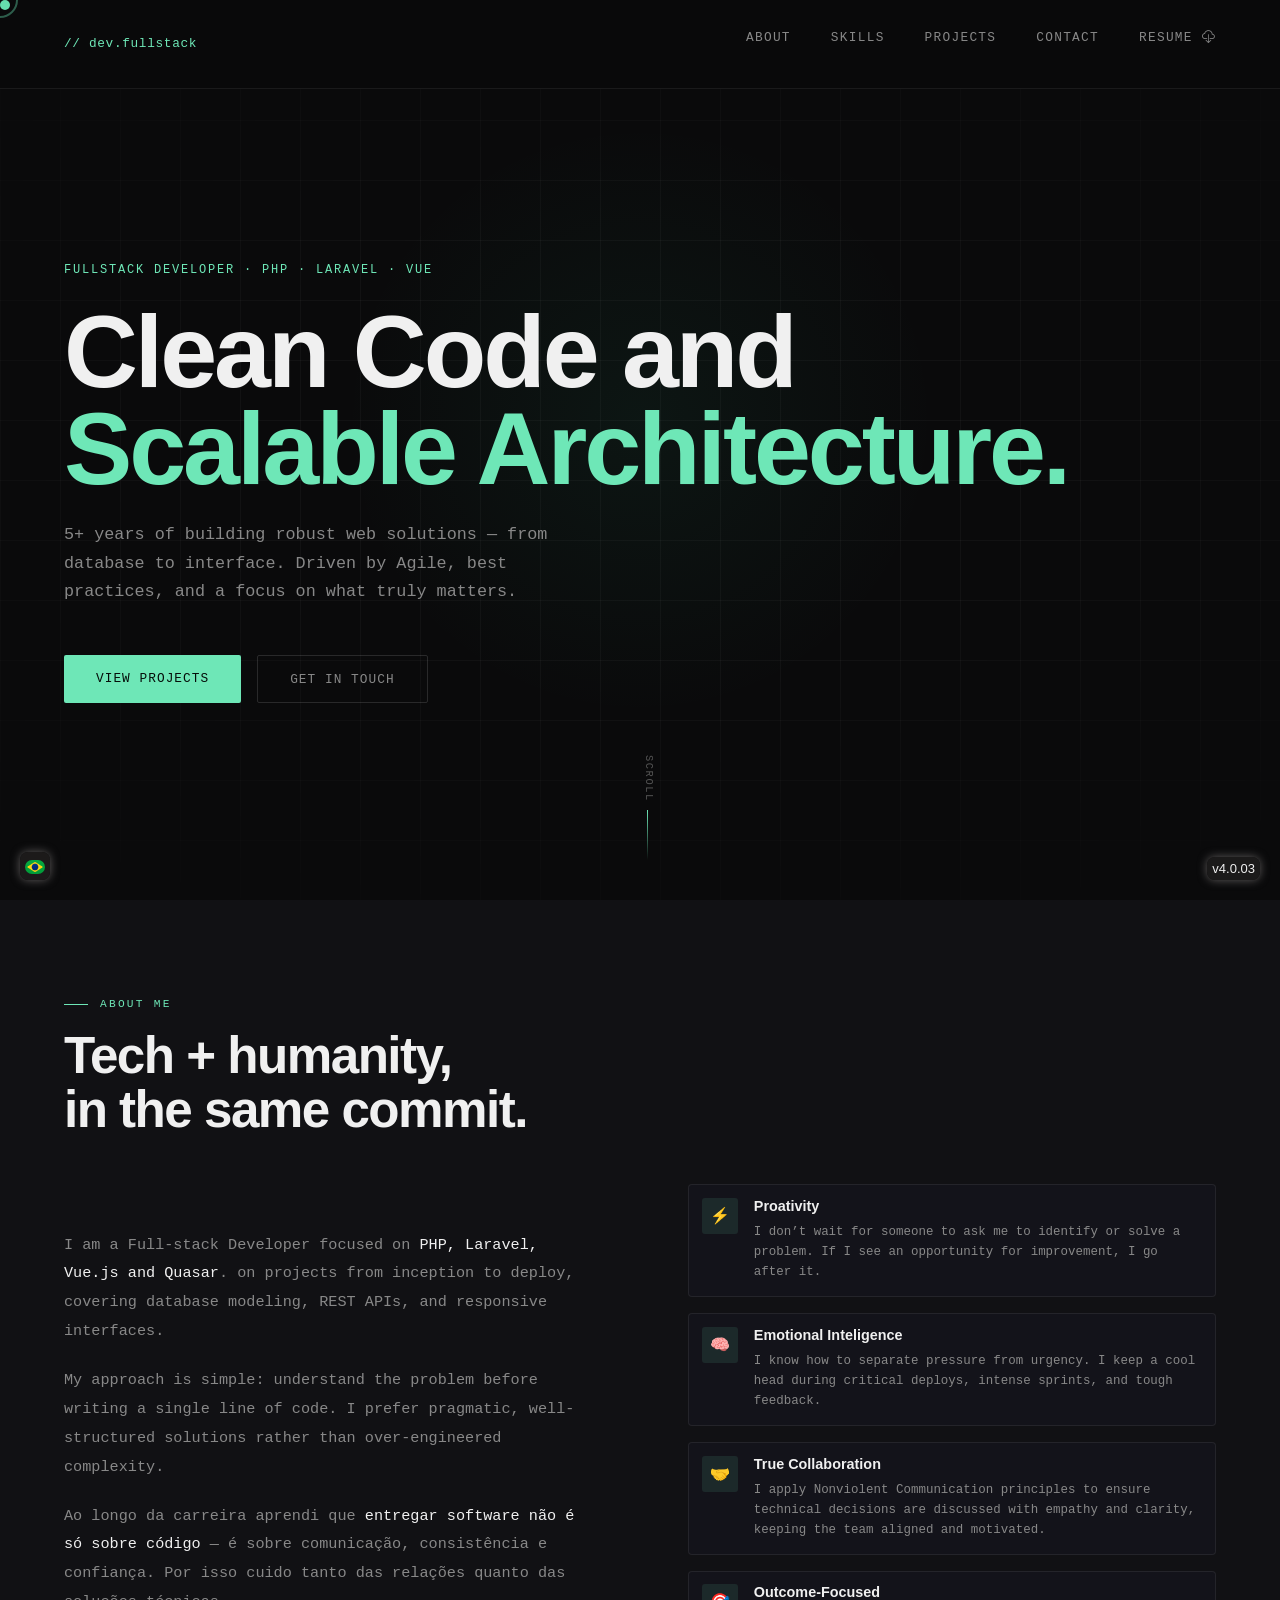
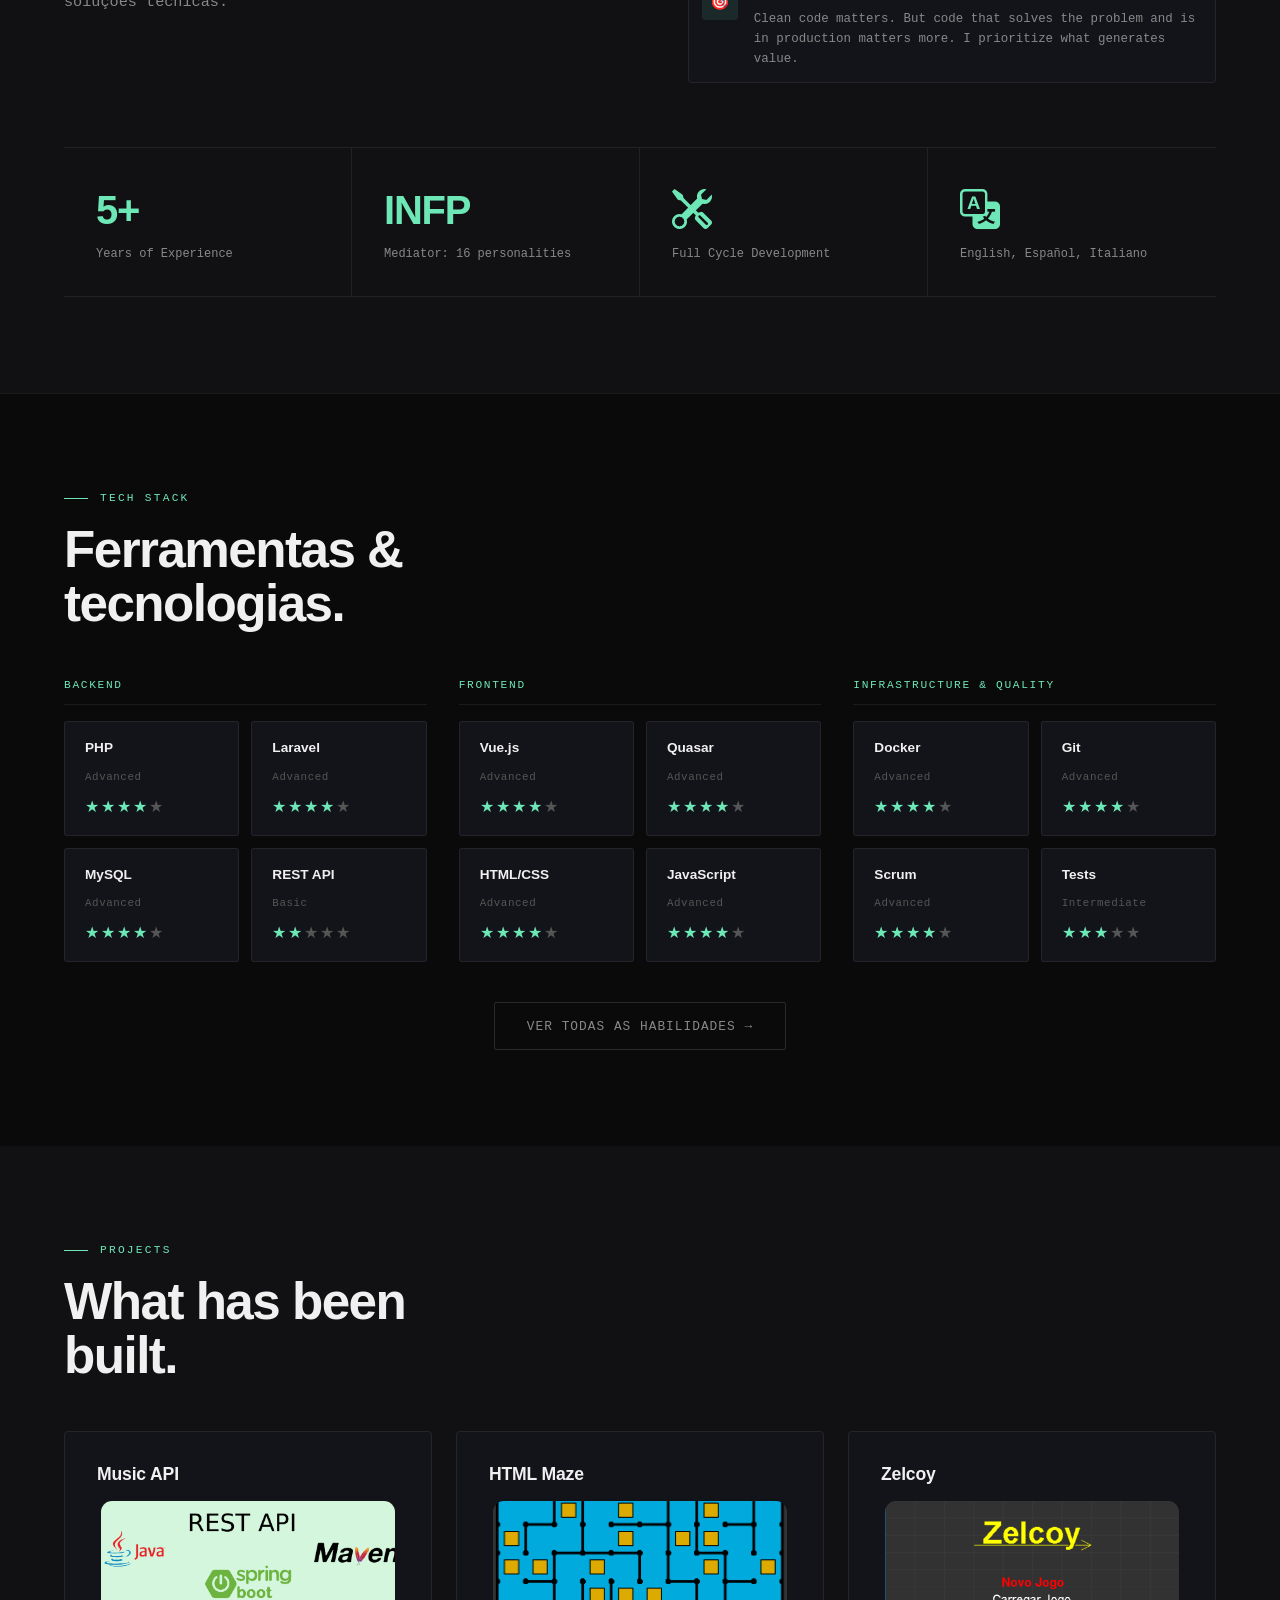
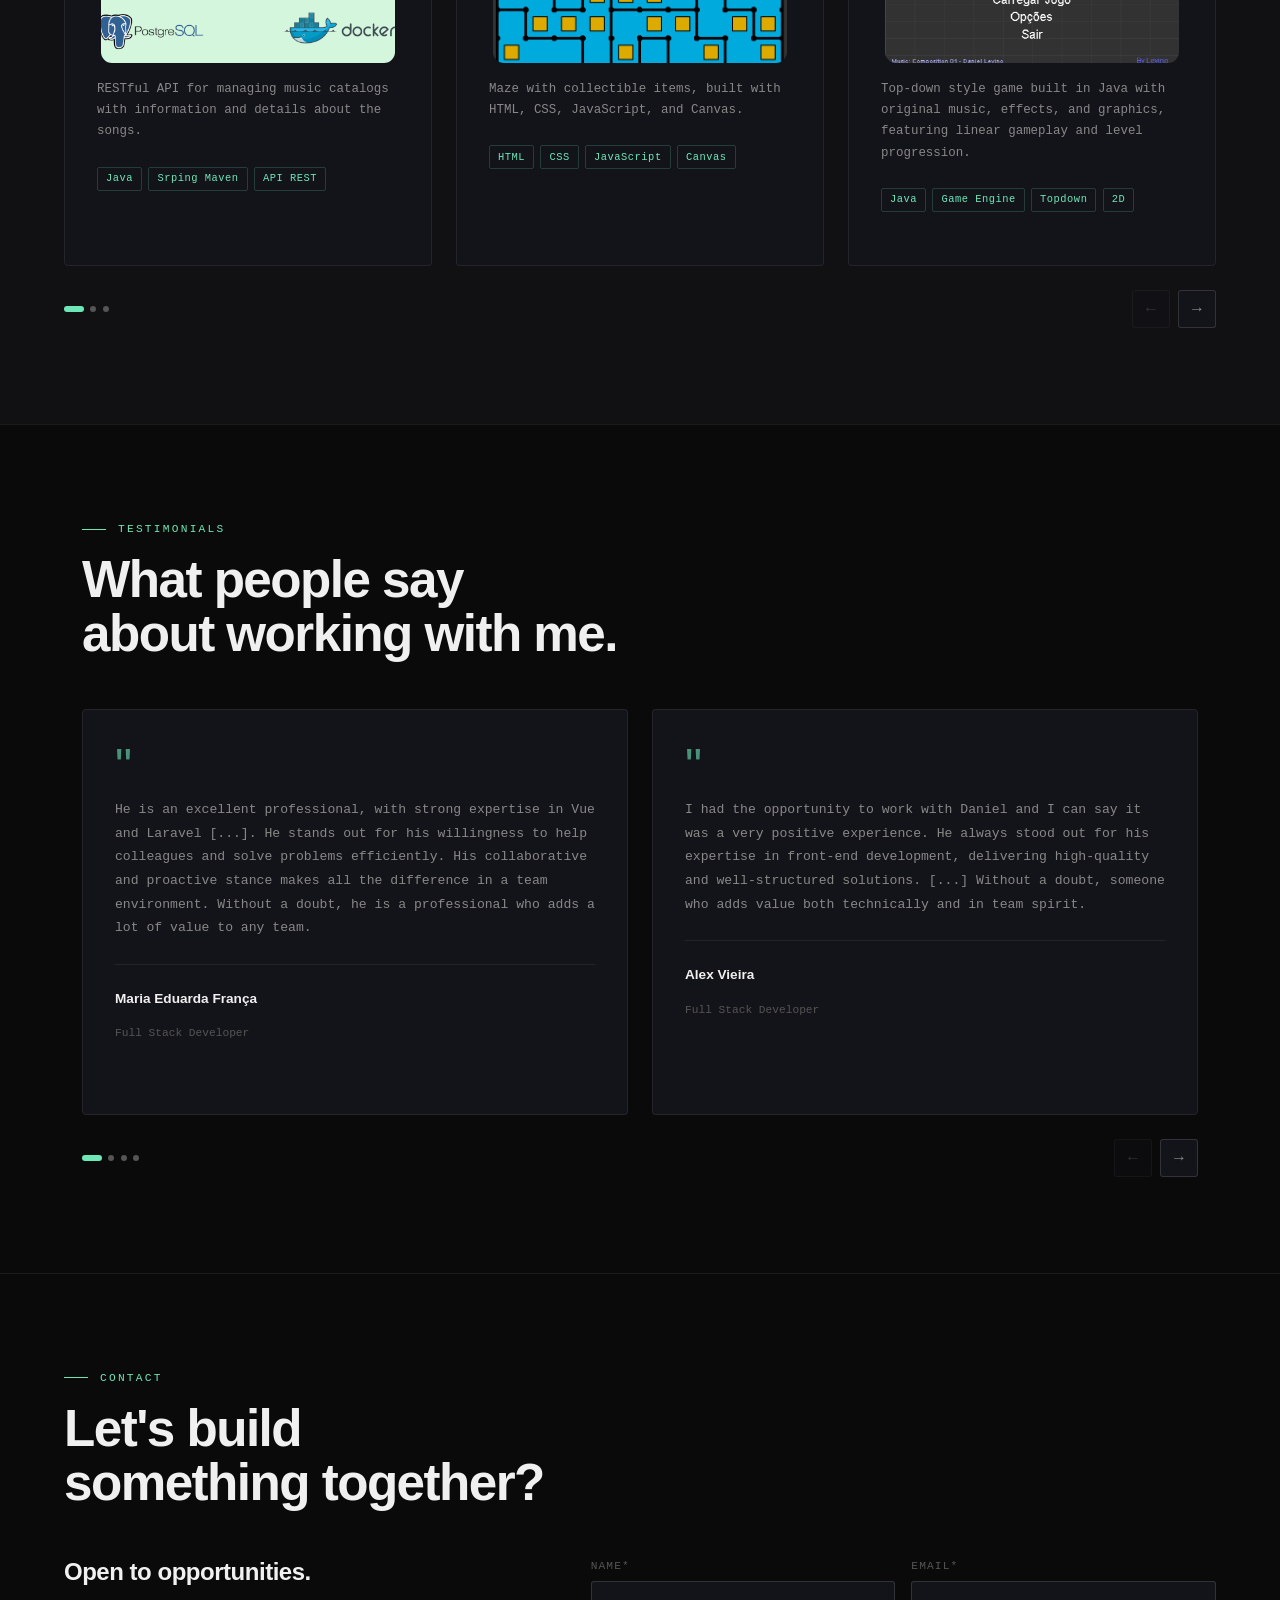
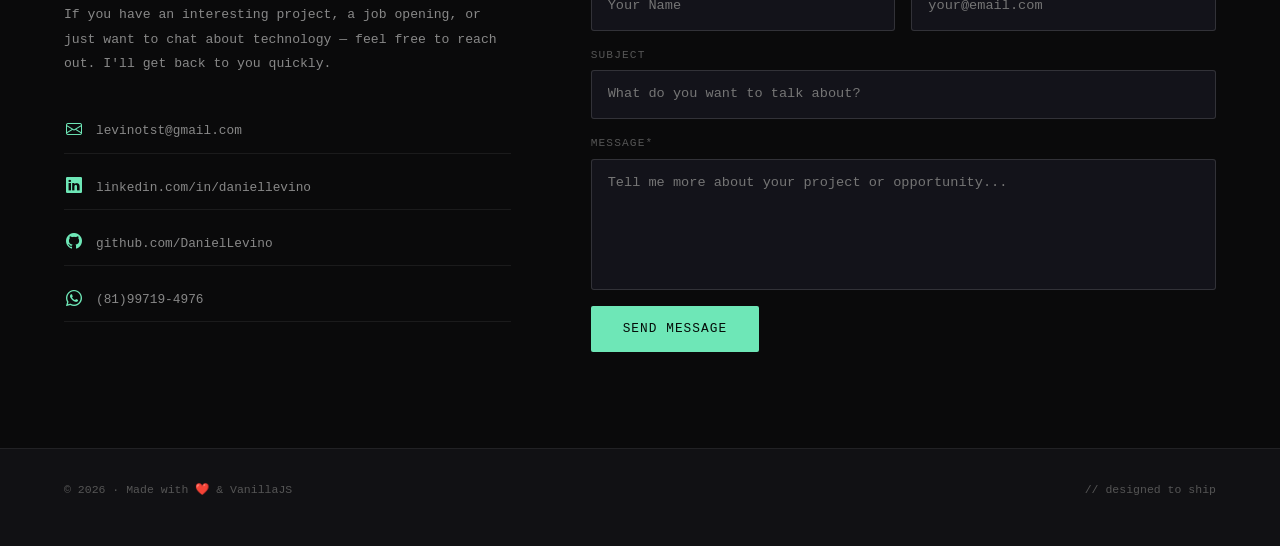
<file: index.html>
<!DOCTYPE html>
<html lang="pt-br">

<head>
  <meta charset="UTF-8">
  <meta name="viewport" content="width=device-width, initial-scale=1.0">
  <title>Portfólio</title>
  <link rel="icon" type="image/png" href="src/img/dev.svg">
  <link rel="stylesheet"
    href="https://fonts.googleapis.com/css2?family=Material+Symbols+Rounded:opsz,wght,FILL,GRAD@24,400,0,0&icon_names=arrow_forward" />
  <link rel="stylesheet" href="https://cdn.jsdelivr.net/npm/bootstrap-icons@1.13.1/font/bootstrap-icons.min.css">
  <link rel="stylesheet" href="https://cdn.jsdelivr.net/npm/swiper@11/swiper-bundle.min.css" />
  <link href="https://cdn.jsdelivr.net/npm/bootstrap@5.3.7/dist/css/bootstrap.min.css" rel="stylesheet"
    integrity="sha384-LN+7fdVzj6u52u30Kp6M/trliBMCMKTyK833zpbD+pXdCLuTusPj697FH4R/5mcr" crossorigin="anonymous">
  
  <!-- MODIFICAR VERSÃO -->
  <link rel="stylesheet" href="src/css/style.css?v=4.0.03">
  <script type="module">
    import { CONFIG } from './src/js/config.js?v=4.0.03';
    
    const scripts = ['script.js', 'translate.js', 'htmlInjector.js'];
    scripts.forEach(s => {
        const sc = document.createElement('script');
        sc.type = 'module';
        sc.src = `src/js/${s}?v=${CONFIG.VERSION}`;
        document.body.appendChild(sc);
    });
</script>
</head>

<body>
  <div class="cursor" id="cursor"></div>
  <div class="cursor-ring" id="cursorRing"></div>

  <!-- NAV -->

  <header>
    <span class="nav-logo">// dev.fullstack</span>
    <i class="bi bi-list" id="menu-icon"></i>
    <nav id="navbar">
      <ul class="nav-links">
      </ul>
    </nav>
  </header>

  <!-- HERO -->
  <section id="hero">
    
  </section>

  <!-- ABOUT -->
  <section id="about">
    <div class="section-label"></div>
    <h2 class="section-title"></h2>
    <div class="about-grid">
      <div class="about-text">
        
      </div>
      <div class="traits">
        <div class="trait reveal">
          <div class="trait-icon">⚡</div>
          <div class="trait-content">
            <h4 id="trait-title-1" class="trait-title"></h4>
            <p id="trait-text-1" class="trait-text"></p>
          </div>
        </div>
        <div class="trait reveal">
          <div class="trait-icon">🧠</div>
          <div class="trait-content">
            <h4 id="trait-title-2" class="trait-title"></h4>
            <p id="trait-text-2" class="trait-text"></p>
          </div>
        </div>
        <div class="trait reveal">
          <div class="trait-icon">🤝</div>
          <div class="trait-content">
            <h4 id="trait-title-3" class="trait-title"></h4>
            <p id="trait-text-3" class="trait-text"></p>
          </div>
        </div>
        <div class="trait reveal">
          <div class="trait-icon">🎯</div>
          <div class="trait-content">
            <h4 id="trait-title-4" class="trait-title"></h4>
            <p id="trait-text-4" class="trait-text"></p>
          </div>
        </div>
      </div>
    </div>
    <div class="stats-bar">
      <div class="stat">
        <span class="stat-num">5+</span>
        <span class="stat-label">${t('about.xp')}</span>
      </div>
      <div class="stat">
        <span class="stat-num">INFP</span>
        <span class="stat-label">${t('about.infp')}</span>
      </div>
      <div class="stat">
        <span class="stat-num"><i class="bi bi-tools"></i></span>
        <span class="stat-label">${t('about.fullcycle')}</span>
      </div>
      <div class="stat" style="border-right: none;">
        <span class="stat-num"><i class="bi bi-translate"></i></span>
        <span class="stat-label">English, Español, Italiano</span>
      </div>
    </div>
  </section>

  <!-- SKILLS -->
  <section id="skills">
    <div class="section-label"></div>
    <h2 class="section-title"></h2>
    <div class="skill-categories reveal">
      <div id="back" class="skill-cat">
        
      </div>
      <div id="front" class="skill-cat">
        
      </div>
      <div id="infra" class="skill-cat">
        
      </div>
    </div>
    <div style="margin-top: 2.5rem; text-align: center;">
      <a href="skills.html" class="btn btn-ghost" style="display: inline-block;">Ver todas as habilidades →</a>
    </div>
  </section>

  <!-- PROJECTS -->
  <section id="projects">
    
    <div class="section-label">Projetos</div>
    <h2 class="section-title">O que já foi<br>construído.</h2>

    <div class="carousel" id="projectsCarousel">
      <div class="carousel-viewport">
        <div class="carousel-track" id="projectsTrack">
          <div id="project-1" class="project-card carousel-card"></div>
          <div id="project-2" class="project-card carousel-card"></div>
          <div id="project-3" class="project-card carousel-card"></div>
          <div id="project-4" class="project-card carousel-card"></div>
          <div id="project-5" class="project-card carousel-card"></div>
          <div id="project-6" class="project-card carousel-card"></div>
          <div id="project-7" class="project-card carousel-card"></div>
          <div id="project-8" class="project-card carousel-card"></div>
          <div id="project-9" class="project-card carousel-card"></div>
        </div>
      </div>

      <div class="carousel-controls">
        <div class="carousel-dots" id="projectsDots"></div>
        <div class="carousel-btns">
          <button class="carousel-btn" id="projectsPrev" aria-label="Anterior">←</button>
          <button class="carousel-btn" id="projectsNext" aria-label="Próximo">→</button>
        </div>
      </div>
    </div>
  </div>
  </section>

<!-- TESTIMONIALS -->
<section id="testimonials">
  <div class="container">
    <div class="section-label">Depoimentos</div>
    <h2 class="section-title">O que dizem<br>quem trabalhou comigo.</h2>
 
    <div class="carousel" id="testiCarousel">
      <div class="carousel-viewport">
        <div class="carousel-track" id="testiTrack">

          <div id="testi_1" class="testi-card carousel-card"></div>
          <div id="testi_2" class="testi-card carousel-card"></div>
          <div id="testi_3" class="testi-card carousel-card"></div>
          <div id="testi_4" class="testi-card carousel-card"></div>
          <div id="testi_5" class="testi-card carousel-card"></div>
          <div id="testi_6" class="testi-card carousel-card"></div>
          <div id="testi_7" class="testi-card carousel-card"></div>
 
        </div>
      </div>
 
      <div class="carousel-controls">
        <div class="carousel-dots" id="testiDots"></div>
        <div class="carousel-btns">
          <button class="carousel-btn" id="testiPrev" aria-label="Anterior">←</button>
          <button class="carousel-btn" id="testiNext" aria-label="Próximo">→</button>
        </div>
      </div>
    </div>
  </div>
</section>


  <!-- CONTACT -->
  <section id="contact">
    <div class="section-label"></div>
    <h2 class="section-title"></h2>
    <div class="contact-grid">
      <div class="contact-info">
        <h3 id="info"></h3>
        <p id="desc"></p>
        <div class="contact-links">
          <a href="mailto:seuemail@gmail.com" class="contact-link">
            <span class="contact-link-icon"><i class="bi bi-envelope"></i></span>
            levinotst@gmail.com
          </a>
          <a href="https://linkedin.com/in/daniellevino" class="contact-link" target="_blank">
            <span class="contact-link-icon"><i class="bi bi-linkedin"></i></span>
            linkedin.com/in/daniellevino
          </a>
          <a href="https://github.com/DanielLevino" class="contact-link" target="_blank">
            <span class="contact-link-icon"><i class="bi bi-github"></i></span>
            github.com/DanielLevino
          </a>
          <a href="https://api.whatsapp.com/send?phone=5581997194976" class="contact-link" target="_blank">
            <span class="contact-link-icon"><i class="bi bi-whatsapp"></i></span>
            (81)99719-4976
          </a>
        </div>
      </div>
      <form class="contact-form">
        
      </form>
    </div>
  </section>
  
  <!-- FOOTER -->
  <footer>
    <p id="footer-text"></p>
    <p style="font-family: 'DM Mono', monospace; font-size: 0.72rem; color: var(--muted2);">
      // designed to ship
    </p>
  </footer>

  <div class="lang">
    <a id="btn-pt">
      <img 
        src="./src/img/translate/br_icon_128192.png" 
        alt="" 
        title="Traduzir para Português"
      >
    </a>
    <a id="btn-en">
      <img 
        src="./src/img/translate/gb_icon_128141.png" 
        alt="" 
        title="Translate to English"
      >
    </a>
  </div>

  <div class="version">v<span id="version">0000</span></div>
</body>

</html>
</file>
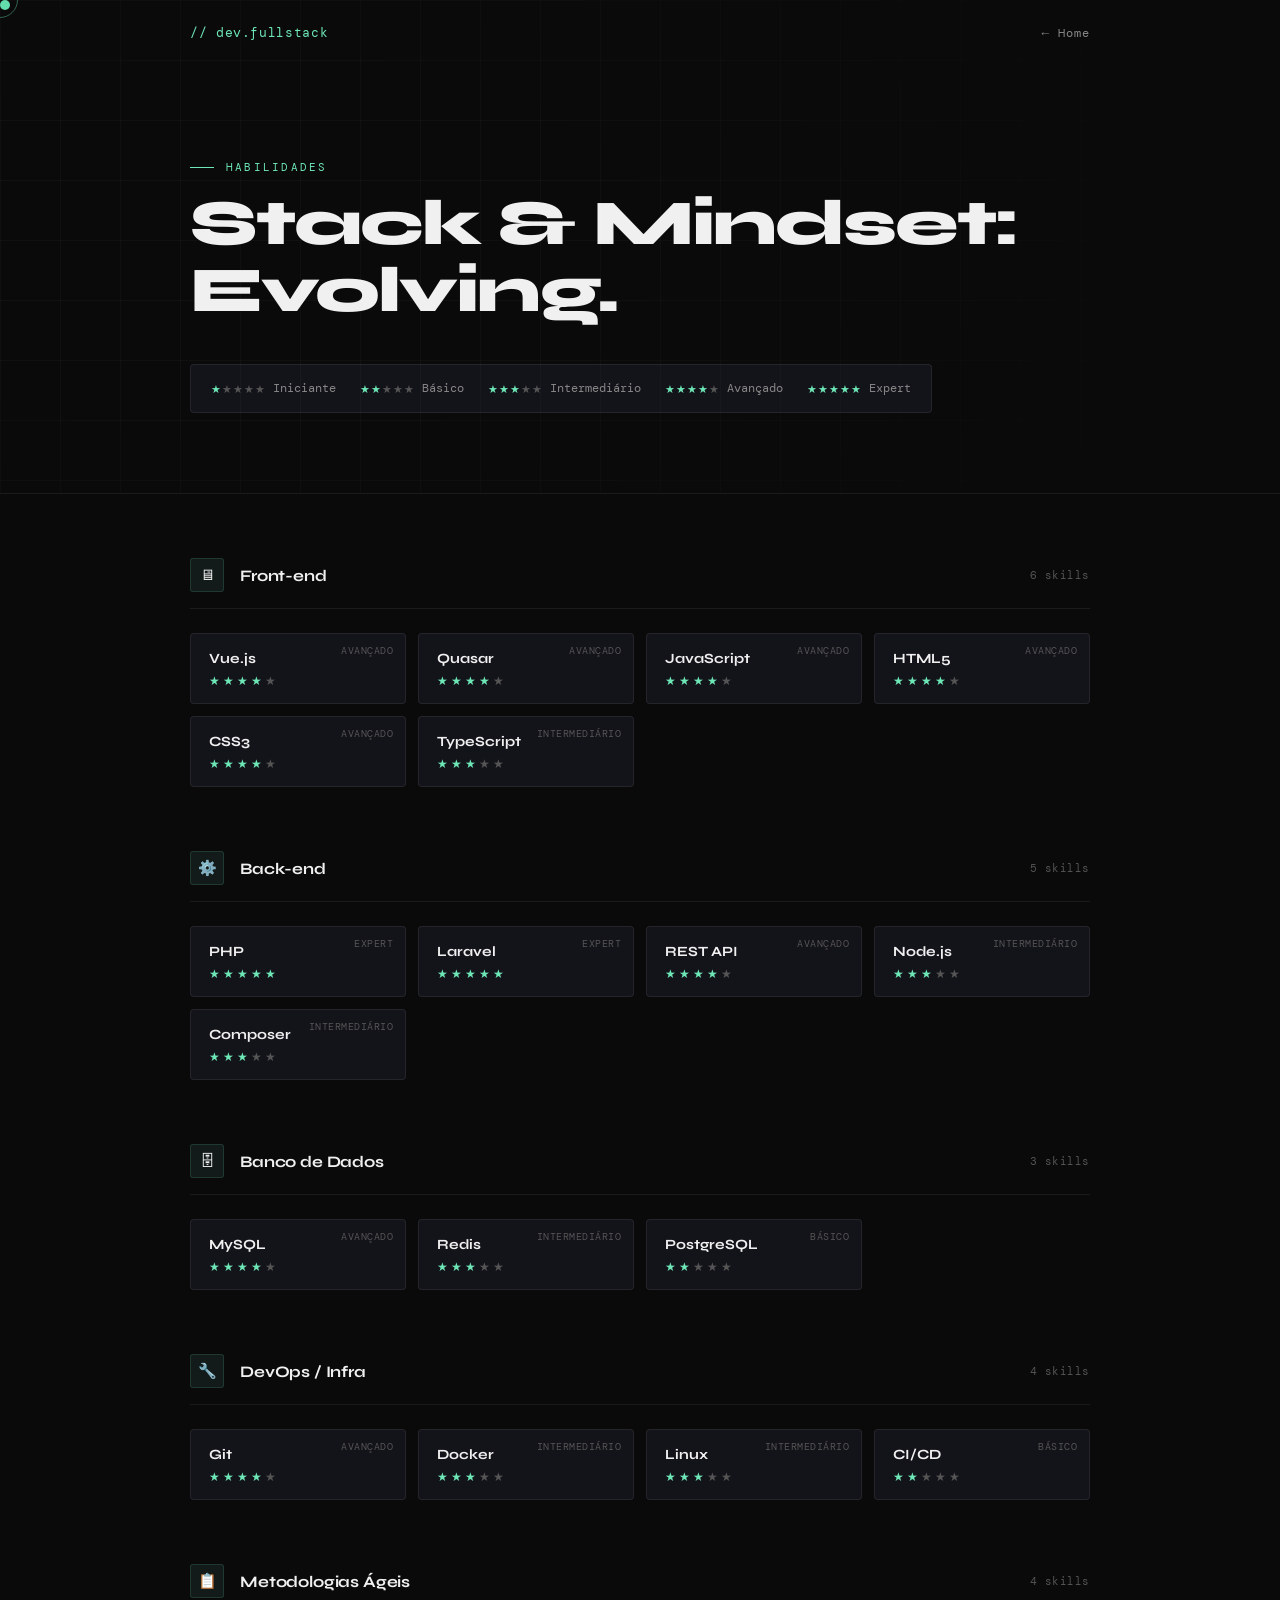
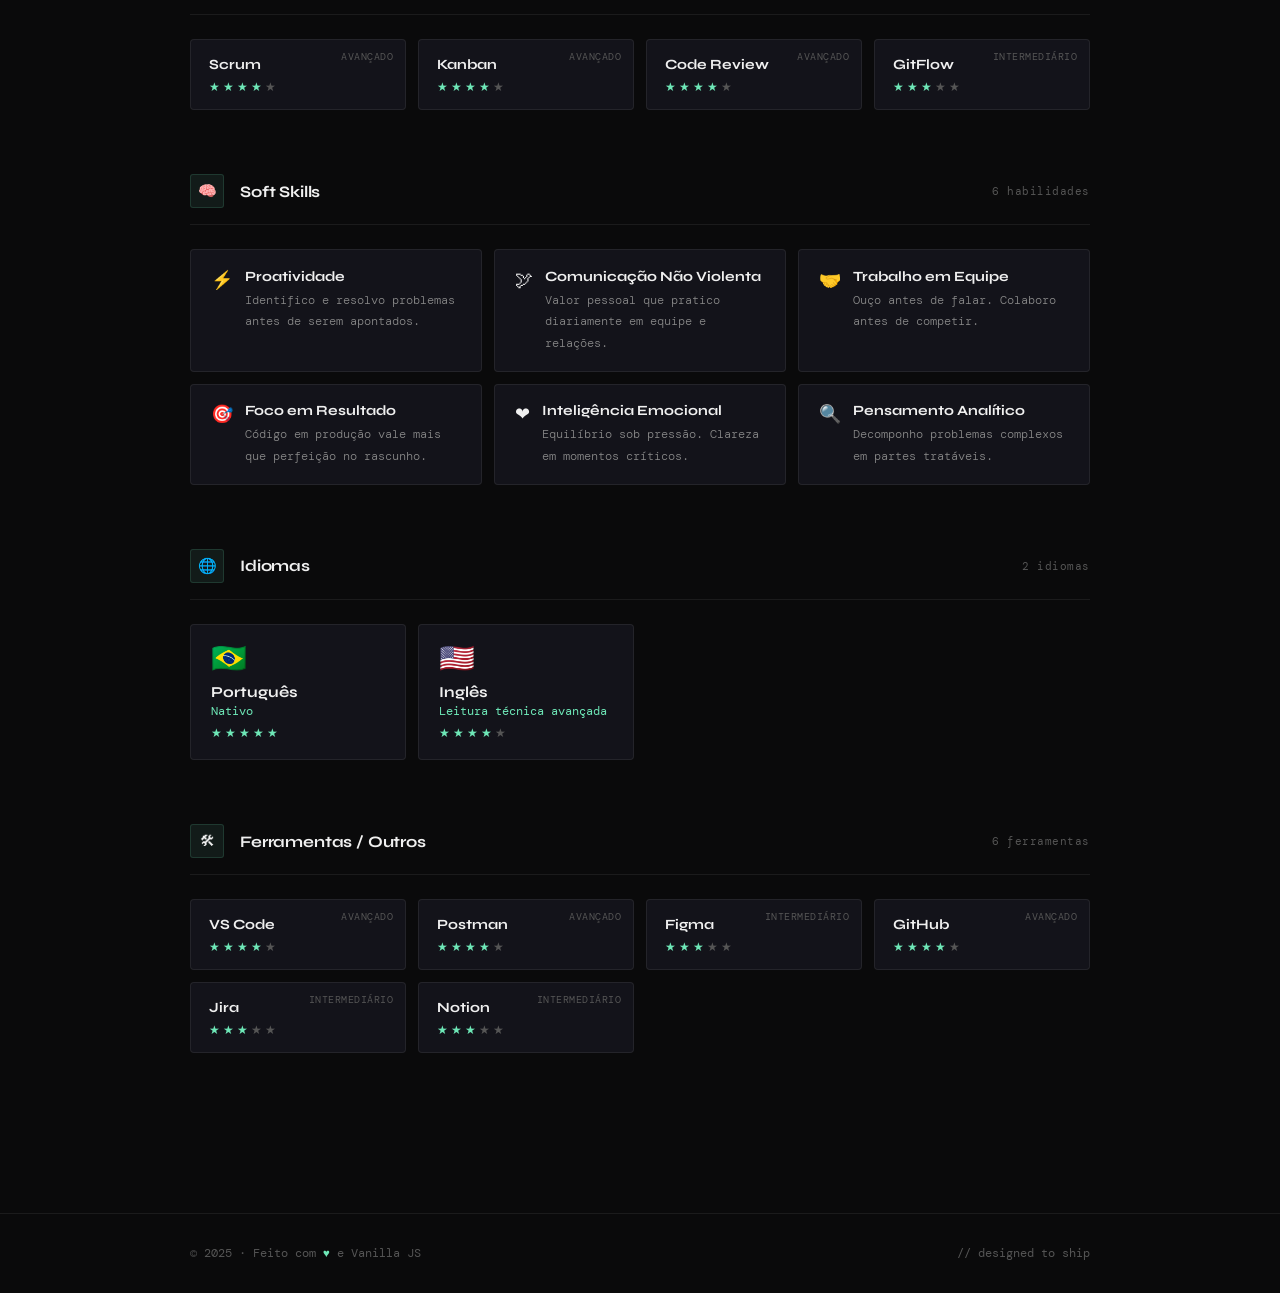
<file: skills.html>
<!DOCTYPE html>
<html lang="pt-BR">

<head>
  <meta charset="UTF-8">
  <meta name="viewport" content="width=device-width, initial-scale=1.0">
  <title>Skills | Dev Fullstack</title>
  <link rel="icon" type="image/png" href="src/img/dev.svg">
  <link rel="preconnect" href="https://fonts.googleapis.com">
  <link
    href="https://fonts.googleapis.com/css2?family=DM+Mono:wght@300;400;500&family=Syne:wght@400;500;700;800&display=swap"
    rel="stylesheet">
  <link rel="stylesheet" href="./src/css/skills.css?v=4.0.01">
</head>

<body>

  <div class="cursor" id="cursor"></div>
  <div class="cursor-ring" id="cursorRing"></div>

  <nav id="navbar">
    <div class="container nav-inner">
      <a href="index.html" class="nav-logo">// dev.fullstack</a>
      <a href="index.html" class="nav-back">Home</a>
    </div>
  </nav>

  <!-- HERO -->
  <div class="page-hero">
    <div class="hero-grid"></div>
    <div class="container">
      <div class="section-label">Habilidades</div>
      <h1 class="page-title">Stack &amp Mindset:<br>Evolving.</h1>
      <p class="page-desc"></p>
      <div class="legend">
        <div class="legend-item">
          <div class="legend-stars"><span class="s on">★</span><span class="s">★</span><span class="s">★</span><span
              class="s">★</span><span class="s">★</span></div>
          Iniciante
        </div>
        <div class="legend-item">
          <div class="legend-stars"><span class="s on">★</span><span class="s on">★</span><span class="s">★</span><span
              class="s">★</span><span class="s">★</span></div>
          Básico
        </div>
        <div class="legend-item">
          <div class="legend-stars"><span class="s on">★</span><span class="s on">★</span><span
              class="s on">★</span><span class="s">★</span><span class="s">★</span></div>
          Intermediário
        </div>
        <div class="legend-item">
          <div class="legend-stars"><span class="s on">★</span><span class="s on">★</span><span
              class="s on">★</span><span class="s on">★</span><span class="s">★</span></div>
          Avançado
        </div>
        <div class="legend-item">
          <div class="legend-stars"><span class="s on">★</span><span class="s on">★</span><span
              class="s on">★</span><span class="s on">★</span><span class="s on">★</span></div>
          Expert
        </div>
      </div>
    </div>
  </div>

  <main>
    <div class="container">

      <!-- FRONT-END -->
      <div class="category reveal">
        <div class="category-header">
          <div class="category-icon">🖥</div>
          <span class="category-title">Front-end</span>
          <span class="category-count">6 skills</span>
        </div>
        <div class="skills-grid">
          <div class="skill-card" data-level="Avançado">
            <span class="skill-name">Vue.js</span>
            <div class="stars"><span class="star on">★</span><span class="star on">★</span><span
                class="star on">★</span><span class="star on">★</span><span class="star">★</span></div>
          </div>
          <div class="skill-card" data-level="Avançado">
            <span class="skill-name">Quasar</span>
            <div class="stars"><span class="star on">★</span><span class="star on">★</span><span
                class="star on">★</span><span class="star on">★</span><span class="star">★</span></div>
          </div>
          <div class="skill-card" data-level="Avançado">
            <span class="skill-name">JavaScript</span>
            <div class="stars"><span class="star on">★</span><span class="star on">★</span><span
                class="star on">★</span><span class="star on">★</span><span class="star">★</span></div>
          </div>
          <div class="skill-card" data-level="Avançado">
            <span class="skill-name">HTML5</span>
            <div class="stars"><span class="star on">★</span><span class="star on">★</span><span
                class="star on">★</span><span class="star on">★</span><span class="star">★</span></div>
          </div>
          <div class="skill-card" data-level="Avançado">
            <span class="skill-name">CSS3</span>
            <div class="stars"><span class="star on">★</span><span class="star on">★</span><span
                class="star on">★</span><span class="star on">★</span><span class="star">★</span></div>
          </div>
          <div class="skill-card" data-level="Intermediário">
            <span class="skill-name">TypeScript</span>
            <div class="stars"><span class="star on">★</span><span class="star on">★</span><span
                class="star on">★</span><span class="star">★</span><span class="star">★</span></div>
          </div>
        </div>
      </div>

      <!-- BACK-END -->
      <div class="category reveal">
        <div class="category-header">
          <div class="category-icon">⚙️</div>
          <span class="category-title">Back-end</span>
          <span class="category-count">5 skills</span>
        </div>
        <div class="skills-grid">
          <div class="skill-card" data-level="Expert">
            <span class="skill-name">PHP</span>
            <div class="stars"><span class="star on">★</span><span class="star on">★</span><span
                class="star on">★</span><span class="star on">★</span><span class="star on">★</span></div>
          </div>
          <div class="skill-card" data-level="Expert">
            <span class="skill-name">Laravel</span>
            <div class="stars"><span class="star on">★</span><span class="star on">★</span><span
                class="star on">★</span><span class="star on">★</span><span class="star on">★</span></div>
          </div>
          <div class="skill-card" data-level="Avançado">
            <span class="skill-name">REST API</span>
            <div class="stars"><span class="star on">★</span><span class="star on">★</span><span
                class="star on">★</span><span class="star on">★</span><span class="star">★</span></div>
          </div>
          <div class="skill-card" data-level="Intermediário">
            <span class="skill-name">Node.js</span>
            <div class="stars"><span class="star on">★</span><span class="star on">★</span><span
                class="star on">★</span><span class="star">★</span><span class="star">★</span></div>
          </div>
          <div class="skill-card" data-level="Intermediário">
            <span class="skill-name">Composer</span>
            <div class="stars"><span class="star on">★</span><span class="star on">★</span><span
                class="star on">★</span><span class="star">★</span><span class="star">★</span></div>
          </div>
        </div>
      </div>

      <!-- BANCO DE DADOS -->
      <div class="category reveal">
        <div class="category-header">
          <div class="category-icon">🗄</div>
          <span class="category-title">Banco de Dados</span>
          <span class="category-count">3 skills</span>
        </div>
        <div class="skills-grid">
          <div class="skill-card" data-level="Avançado">
            <span class="skill-name">MySQL</span>
            <div class="stars"><span class="star on">★</span><span class="star on">★</span><span
                class="star on">★</span><span class="star on">★</span><span class="star">★</span></div>
          </div>
          <div class="skill-card" data-level="Intermediário">
            <span class="skill-name">Redis</span>
            <div class="stars"><span class="star on">★</span><span class="star on">★</span><span
                class="star on">★</span><span class="star">★</span><span class="star">★</span></div>
          </div>
          <div class="skill-card" data-level="Básico">
            <span class="skill-name">PostgreSQL</span>
            <div class="stars"><span class="star on">★</span><span class="star on">★</span><span
                class="star">★</span><span class="star">★</span><span class="star">★</span></div>
          </div>
        </div>
      </div>

      <!-- DEVOPS / INFRA -->
      <div class="category reveal">
        <div class="category-header">
          <div class="category-icon">🔧</div>
          <span class="category-title">DevOps / Infra</span>
          <span class="category-count">4 skills</span>
        </div>
        <div class="skills-grid">
          <div class="skill-card" data-level="Avançado">
            <span class="skill-name">Git</span>
            <div class="stars"><span class="star on">★</span><span class="star on">★</span><span
                class="star on">★</span><span class="star on">★</span><span class="star">★</span></div>
          </div>
          <div class="skill-card" data-level="Intermediário">
            <span class="skill-name">Docker</span>
            <div class="stars"><span class="star on">★</span><span class="star on">★</span><span
                class="star on">★</span><span class="star">★</span><span class="star">★</span></div>
          </div>
          <div class="skill-card" data-level="Intermediário">
            <span class="skill-name">Linux</span>
            <div class="stars"><span class="star on">★</span><span class="star on">★</span><span
                class="star on">★</span><span class="star">★</span><span class="star">★</span></div>
          </div>
          <div class="skill-card" data-level="Básico">
            <span class="skill-name">CI/CD</span>
            <div class="stars"><span class="star on">★</span><span class="star on">★</span><span
                class="star">★</span><span class="star">★</span><span class="star">★</span></div>
          </div>
        </div>
      </div>

      <!-- METODOLOGIAS -->
      <div class="category reveal">
        <div class="category-header">
          <div class="category-icon">📋</div>
          <span class="category-title">Metodologias Ágeis</span>
          <span class="category-count">4 skills</span>
        </div>
        <div class="skills-grid">
          <div class="skill-card" data-level="Avançado">
            <span class="skill-name">Scrum</span>
            <div class="stars"><span class="star on">★</span><span class="star on">★</span><span
                class="star on">★</span><span class="star on">★</span><span class="star">★</span></div>
          </div>
          <div class="skill-card" data-level="Avançado">
            <span class="skill-name">Kanban</span>
            <div class="stars"><span class="star on">★</span><span class="star on">★</span><span
                class="star on">★</span><span class="star on">★</span><span class="star">★</span></div>
          </div>
          <div class="skill-card" data-level="Avançado">
            <span class="skill-name">Code Review</span>
            <div class="stars"><span class="star on">★</span><span class="star on">★</span><span
                class="star on">★</span><span class="star on">★</span><span class="star">★</span></div>
          </div>
          <div class="skill-card" data-level="Intermediário">
            <span class="skill-name">GitFlow</span>
            <div class="stars"><span class="star on">★</span><span class="star on">★</span><span
                class="star on">★</span><span class="star">★</span><span class="star">★</span></div>
          </div>
        </div>
      </div>

      <!-- SOFT SKILLS -->
      <div class="category reveal">
        <div class="category-header">
          <div class="category-icon">🧠</div>
          <span class="category-title">Soft Skills</span>
          <span class="category-count">6 habilidades</span>
        </div>
        <div class="soft-grid">
          <div class="soft-card">
            <span class="soft-icon">⚡</span>
            <div>
              <span class="soft-name">Proatividade</span>
              <span class="soft-desc">Identifico e resolvo problemas antes de serem apontados.</span>
            </div>
          </div>
          <div class="soft-card">
            <span class="soft-icon">🕊</span>
            <div>
              <span class="soft-name">Comunicação Não Violenta</span>
              <span class="soft-desc">Valor pessoal que pratico diariamente em equipe e relações.</span>
            </div>
          </div>
          <div class="soft-card">
            <span class="soft-icon">🤝</span>
            <div>
              <span class="soft-name">Trabalho em Equipe</span>
              <span class="soft-desc">Ouço antes de falar. Colaboro antes de competir.</span>
            </div>
          </div>
          <div class="soft-card">
            <span class="soft-icon">🎯</span>
            <div>
              <span class="soft-name">Foco em Resultado</span>
              <span class="soft-desc">Código em produção vale mais que perfeição no rascunho.</span>
            </div>
          </div>
          <div class="soft-card">
            <span class="soft-icon">❤</span>
            <div>
              <span class="soft-name">Inteligência Emocional</span>
              <span class="soft-desc">Equilíbrio sob pressão. Clareza em momentos críticos.</span>
            </div>
          </div>
          <div class="soft-card">
            <span class="soft-icon">🔍</span>
            <div>
              <span class="soft-name">Pensamento Analítico</span>
              <span class="soft-desc">Decomponho problemas complexos em partes tratáveis.</span>
            </div>
          </div>
        </div>
      </div>

      <!-- IDIOMAS -->
      <div class="category reveal">
        <div class="category-header">
          <div class="category-icon">🌐</div>
          <span class="category-title">Idiomas</span>
          <span class="category-count">2 idiomas</span>
        </div>
        <div class="lang-grid">
          <div class="lang-card">
            <span class="lang-flag">🇧🇷</span>
            <span class="lang-name">Português</span>
            <span class="lang-level">Nativo</span>
            <div class="stars"><span class="star on">★</span><span class="star on">★</span><span
                class="star on">★</span><span class="star on">★</span><span class="star on">★</span></div>
          </div>
          <div class="lang-card">
            <span class="lang-flag">🇺🇸</span>
            <span class="lang-name">Inglês</span>
            <span class="lang-level">Leitura técnica avançada</span>
            <div class="stars"><span class="star on">★</span><span class="star on">★</span><span
                class="star on">★</span><span class="star on">★</span><span class="star">★</span></div>
          </div>
        </div>
      </div>

      <!-- FERRAMENTAS -->
      <div class="category reveal">
        <div class="category-header">
          <div class="category-icon">🛠</div>
          <span class="category-title">Ferramentas / Outros</span>
          <span class="category-count">6 ferramentas</span>
        </div>
        <div class="skills-grid">
          <div class="skill-card" data-level="Avançado">
            <span class="skill-name">VS Code</span>
            <div class="stars"><span class="star on">★</span><span class="star on">★</span><span
                class="star on">★</span><span class="star on">★</span><span class="star">★</span></div>
          </div>
          <div class="skill-card" data-level="Avançado">
            <span class="skill-name">Postman</span>
            <div class="stars"><span class="star on">★</span><span class="star on">★</span><span
                class="star on">★</span><span class="star on">★</span><span class="star">★</span></div>
          </div>
          <div class="skill-card" data-level="Intermediário">
            <span class="skill-name">Figma</span>
            <div class="stars"><span class="star on">★</span><span class="star on">★</span><span
                class="star on">★</span><span class="star">★</span><span class="star">★</span></div>
          </div>
          <div class="skill-card" data-level="Avançado">
            <span class="skill-name">GitHub</span>
            <div class="stars"><span class="star on">★</span><span class="star on">★</span><span
                class="star on">★</span><span class="star on">★</span><span class="star">★</span></div>
          </div>
          <div class="skill-card" data-level="Intermediário">
            <span class="skill-name">Jira</span>
            <div class="stars"><span class="star on">★</span><span class="star on">★</span><span
                class="star on">★</span><span class="star">★</span><span class="star">★</span></div>
          </div>
          <div class="skill-card" data-level="Intermediário">
            <span class="skill-name">Notion</span>
            <div class="stars"><span class="star on">★</span><span class="star on">★</span><span
                class="star on">★</span><span class="star">★</span><span class="star">★</span></div>
          </div>
        </div>
      </div>

    </div>
  </main>

  <footer>
    <div class="container" style="display:flex;justify-content:space-between;align-items:center;">
      <p>© 2025 · Feito com <span>&#9829;</span> e Vanilla JS</p>
      <p style="font-family:'DM Mono',monospace;font-size:0.72rem;color:var(--muted2);">// designed to ship</p>
    </div>
  </footer>

  <script>
    const cursor = document.getElementById('cursor');
    const ring = document.getElementById('cursorRing');
    let mx = 0, my = 0, rx = 0, ry = 0;
    document.addEventListener('mousemove', e => {
      mx = e.clientX; my = e.clientY;
      cursor.style.transform = `translate(${mx - 5}px,${my - 5}px)`;
    });
    function animRing() {
      rx += (mx - rx) * 0.12; ry += (my - ry) * 0.12;
      ring.style.transform = `translate(${rx - 18}px,${ry - 18}px)`;
      requestAnimationFrame(animRing);
    }
    animRing();

    window.addEventListener('scroll', () => {
      document.getElementById('navbar').classList.toggle('scrolled', window.scrollY > 60);
    });

    const obs = new IntersectionObserver(entries => {
      entries.forEach((e, i) => {
        if (e.isIntersecting) {
          setTimeout(() => e.target.classList.add('visible'), i * 100);
          obs.unobserve(e.target);
        }
      });
    }, { threshold: 0.1 });
    document.querySelectorAll('.reveal').forEach(r => obs.observe(r));
  </script>
</body>

</html>
</file>
<file: src/css/style.css>
*,
*::before,
*::after {
	box-sizing: border-box;
	margin: 0;
	padding: 0;
}

:root {
	--bg: #0a0a0b;
	--bg2: #111114;
	--bg3: #18181c;
	--line: rgba(255, 255, 255, 0.07);
	--line2: rgba(255, 255, 255, 0.13);
	--accent: #6ee7b7;
	--accent2: #34d399;
	--text: #f0f0f0;
	--muted: #888;
	--muted2: #555;
	--card: #13131a;
	--card2: #1a1a24;
}

html {
	scroll-behavior: smooth;
}

body {
	background: var(--bg);
	color: var(--text);
	font-family: 'Syne', sans-serif;
	overflow-x: hidden;
	cursor: none;
}

/* Custom cursor */
.cursor {
	width: 10px;
	height: 10px;
	background: var(--accent);
	border-radius: 50%;
	position: fixed;
	top: 0;
	left: 0;
	pointer-events: none;
	z-index: 9999;
	transition: transform 0.1s ease;
	mix-blend-mode: difference;
}

.cursor-ring {
	width: 36px;
	height: 36px;
	border: 2px solid rgba(110, 231, 183, 0.4);
	border-radius: 50%;
	position: fixed;
	top: 0;
	left: 0;
	pointer-events: none;
	z-index: 9998;
	transition: all 0.18s ease;
	mix-blend-mode: difference;
}

/* Nav */
header {
	position: fixed;
	top: 0;
	left: 0;
	right: 0;
	z-index: 100;
	display: flex;
	justify-content: space-between;
	align-items: center;
	padding: 1.5rem 4rem;
	border-bottom: 1px solid transparent;
	transition: all 0.4s;
	background: rgba(10, 10, 11, 0.88);
	backdrop-filter: blur(20px);
	border-bottom-color: var(--line);
}

.nav-logo {
	font-family: 'DM Mono', monospace;
	font-size: 0.8rem;
	color: var(--accent);
	letter-spacing: 0.05em;
}

.nav-links {
	display: flex;
	gap: 2.5rem;
	list-style: none;
}

.nav-links a {
	font-size: 0.8rem;
	color: var(--muted);
	text-decoration: none;
	letter-spacing: 0.1em;
	text-transform: uppercase;
	transition: color 0.2s;
	font-family: 'DM Mono', monospace;
}

.nav-links a:hover {
	color: var(--text);
}

#menu-icon {
	font-size: 1.8rem;
	color: var(--main-color);
	display: none;
}

/* Hero */
#hero {
	min-height: 100vh;
	display: flex;
	flex-direction: column;
	justify-content: center;
	padding: 8rem 4rem 4rem;
	position: relative;
	overflow: hidden;
}

.hero-grid {
	position: absolute;
	inset: 0;
	background-image:
		linear-gradient(var(--line) 1px, transparent 1px),
		linear-gradient(90deg, var(--line) 1px, transparent 1px);
	background-size: 60px 60px;
	mask-image: radial-gradient(ellipse 80% 60% at 50% 50%, black 40%, transparent 100%);
	opacity: 0.5;
}

.hero-glow {
	position: absolute;
	width: 600px;
	height: 600px;
	border-radius: 50%;
	background: radial-gradient(circle, rgba(52, 211, 153, 0.06) 0%, transparent 70%);
	top: 50%;
	left: 50%;
	transform: translate(-50%, -55%);
	pointer-events: none;
}

.hero-tag {
	font-family: 'DM Mono', monospace;
	font-size: 0.75rem;
	color: var(--accent);
	letter-spacing: 0.15em;
	text-transform: uppercase;
	margin-bottom: 1.5rem;
	opacity: 0;
	animation: fadeUp 0.7s 0.2s forwards;
}

.hero-name {
	font-size: clamp(3.5rem, 8vw, 7rem);
	font-weight: 800;
	line-height: 0.95;
	letter-spacing: -0.03em;
	margin-bottom: 1.5rem;
	opacity: 0;
	animation: fadeUp 0.7s 0.4s forwards;
}

.hero-name span {
	color: var(--accent);
}

.hero-desc {
	max-width: 520px;
	font-size: 1.05rem;
	line-height: 1.7;
	color: var(--muted);
	margin-bottom: 3rem;
	opacity: 0;
	animation: fadeUp 0.7s 0.6s forwards;
	font-family: 'DM Mono', monospace;
	font-weight: 300;
}

.hero-cta {
	display: flex;
	gap: 1rem;
	flex-wrap: wrap;
	opacity: 0;
	animation: fadeUp 0.7s 0.8s forwards;
}

.btn {
	padding: 0.85rem 2rem;
	font-family: 'DM Mono', monospace;
	font-size: 0.8rem;
	letter-spacing: 0.08em;
	text-transform: uppercase;
	cursor: none;
	text-decoration: none;
	transition: all 0.25s;
	border-radius: 2px;
}

.btn-primary {
	background: var(--accent);
	color: #050d09;
	border: none;
}

.btn-primary:hover {
	background: var(--accent2);
	transform: translateY(-2px);
}

.btn-ghost {
	background: transparent;
	color: var(--muted);
	border: 1px solid var(--line2);
}

.btn-ghost:hover {
	border-color: var(--accent);
	color: var(--accent);
}

.hero-scroll {
	position: absolute;
	bottom: 2.5rem;
	left: 50%;
	transform: translateX(-50%);
	display: flex;
	flex-direction: column;
	align-items: center;
	gap: 0.5rem;
	opacity: 0;
	animation: fadeUp 0.7s 1.2s forwards;
}

.scroll-line {
	width: 1px;
	height: 50px;
	background: linear-gradient(to bottom, var(--accent), transparent);
	animation: scrollPulse 2s infinite;
}

.scroll-label {
	font-family: 'DM Mono', monospace;
	font-size: 0.65rem;
	color: var(--muted2);
	letter-spacing: 0.15em;
	text-transform: uppercase;
	writing-mode: vertical-rl;
}

/* Section base */
section {
	padding: 6rem 4rem;
}

.section-label {
	font-family: 'DM Mono', monospace;
	font-size: 0.7rem;
	color: var(--accent);
	letter-spacing: 0.2em;
	text-transform: uppercase;
	margin-bottom: 1rem;
	display: flex;
	align-items: center;
	gap: 0.75rem;
}

.section-label::before {
	content: '';
	display: block;
	width: 24px;
	height: 1px;
	background: var(--accent);
}

.section-title {
	font-size: clamp(2rem, 4vw, 3.5rem);
	font-weight: 800;
	letter-spacing: -0.03em;
	line-height: 1.05;
	margin-bottom: 1rem;
}

/* About */
#about {
	background: var(--bg2);
}

.about-grid {
	display: grid;
	grid-template-columns: 1fr 1fr;
	gap: 6rem;
	align-items: center;
	margin-top: 3rem;
}

.about-text p {
	font-family: 'DM Mono', monospace;
	font-weight: 300;
	font-size: 0.95rem;
	line-height: 1.9;
	color: var(--muted);
	margin-bottom: 1.25rem;
}

.about-text p strong {
	color: var(--text);
	font-weight: 500;
}

.traits {
	display: flex;
	flex-direction: column;
	gap: 1rem;
}

.trait {
	display: flex;
	align-items: flex-start;
	gap: 1rem;
	padding: 0.8rem;
	border: 1px solid var(--line);
	border-radius: 4px;
	background: var(--card);
	transition: border-color 0.25s, background 0.25s;
}

.trait:hover {
	border-color: rgba(110, 231, 183, 0.25);
	background: var(--card2);
}

.trait-icon {
	width: 36px;
	height: 36px;
	border-radius: 3px;
	background: rgba(110, 231, 183, 0.1);
	display: flex;
	align-items: center;
	justify-content: center;
	flex-shrink: 0;
	font-size: 16px;
}

.trait-content h4 {
	font-size: 0.9rem;
	font-weight: 700;
	color: var(--text);
}

.trait-content p {
	font-family: 'DM Mono', monospace;
	font-size: 0.78rem;
	color: var(--muted);
	line-height: 1.6;
	font-weight: 300;
	margin: 0 0 0 0;
}

.stats-bar {
	display: grid;
	grid-template-columns: repeat(4, 1fr);
	border-top: 1px solid var(--line);
	border-bottom: 1px solid var(--line);
	margin-top: 4rem;
}

.stat {
	padding: 2rem;
	border-right: 1px solid var(--line);
}

.stat:last-child {
	border-right: none;
}

.stat-num {
	font-size: 2.5rem;
	font-weight: 800;
	color: var(--accent);
	letter-spacing: -0.03em;
	display: block;
}

.stat-label {
	font-family: 'DM Mono', monospace;
	font-size: 0.75rem;
	color: var(--muted);
	margin-top: 0.25rem;
}

/* Skills */
#skills {
	border-top: 1px solid var(--line);
}

.skills-grid {
	display: grid;
	grid-template-columns: repeat(auto-fill, minmax(140px, 1fr));
	gap: 0.75rem;
	margin-top: 3rem;
}

.skill-chip {
	padding: 1rem 1.25rem;
	border: 1px solid var(--line);
	border-radius: 3px;
	background: var(--card);
	transition: all 0.2s;
	cursor: none;
}

.skill-chip:hover {
	border-color: rgba(110, 231, 183, 0.3);
	background: var(--card2);
	transform: translateY(-2px);
}

.chip-name {
	font-size: 0.85rem;
	font-weight: 700;
	display: block;
	margin-bottom: 0.25rem;
}

.chip-level {
	font-family: 'DM Mono', monospace;
	font-size: 0.68rem;
	color: var(--muted2);
	letter-spacing: 0.05em;
}

.chip-stars {
	display: flex;
	gap: 2px;
	margin-top: 0.5rem;
}

.star {
	font-size: 16px;
	color: var(--muted2);
}

.star.filled {
	color: var(--accent);
}

.chip-fill {
	height: 100%;
	background: var(--accent);
	border-radius: 2px;
}

.skill-categories {
	display: grid;
	grid-template-columns: repeat(3, 1fr);
	gap: 2rem;
	margin-top: 3rem;
}

.skill-cat h3 {
	font-family: 'DM Mono', monospace;
	font-size: 0.7rem;
	color: var(--accent);
	letter-spacing: 0.15em;
	text-transform: uppercase;
	margin-bottom: 1rem;
	padding-bottom: 0.75rem;
	border-bottom: 1px solid var(--line);
}

/* Projects */
#projects {
	background: var(--bg2);
}

.projects-grid {
	display: grid;
	grid-template-columns: repeat(3, 1fr);
	gap: 1.5rem;
	margin-top: 3rem;
}

.project-card {
	background: var(--card);
	border: 1px solid var(--line);
	border-radius: 4px;
	padding: 2rem;
	transition: all 0.3s;
	position: relative;
	overflow: hidden;
}

.project-card::before {
	content: '';
	position: absolute;
	top: 0;
	left: 0;
	right: 0;
	height: 2px;
	background: linear-gradient(90deg, var(--accent), transparent);
	transform: scaleX(0);
	transform-origin: left;
	transition: transform 0.35s ease;
}

.project-card:hover {
	border-color: var(--line2);
	background: var(--card2);
	transform: translateY(-4px);
}

.project-card:hover::before {
	transform: scaleX(1);
}

.img-container img {
	width: 100%;
	aspect-ratio: 16/9;
	object-fit: cover;
	border-radius: 15px;
	border: 2px solid var(--text-color);
	padding: 4px;
	margin-bottom: 12px;
}

.project-num {
	font-family: 'DM Mono', monospace;
	font-size: 0.65rem;
	color: var(--muted2);
	letter-spacing: 0.1em;
	margin-bottom: 1.25rem;
	display: block;
}

.project-card h3 {
	font-size: 1.1rem;
	font-weight: 700;
	margin-bottom: 0.75rem;
	letter-spacing: -0.01em;
}

.project-card p {
	font-family: 'DM Mono', monospace;
	font-size: 0.78rem;
	color: var(--muted);
	line-height: 1.7;
	font-weight: 300;
	margin-bottom: 1.5rem;
}

.project-tags {
	display: flex;
	flex-wrap: wrap;
	gap: 0.4rem;
}

.tag {
	font-family: 'DM Mono', monospace;
	font-size: 0.65rem;
	color: var(--accent);
	border: 1px solid rgba(110, 231, 183, 0.2);
	padding: 0.2rem 0.5rem;
	border-radius: 2px;
	letter-spacing: 0.05em;
}

/* Carousel */
.carousel {
	margin-top: 3rem;
}

.carousel-viewport {
	overflow: hidden;
	border-radius: 4px;
}

.carousel-track {
	display: flex;
	transition: transform 0.45s cubic-bezier(0.25, 0.46, 0.45, 0.94);
	will-change: transform;
}

.carousel-card {
	flex-shrink: 0;
}

#projectsCarousel .carousel-card {
	width: calc((100% - 3rem) / 3);
	margin-right: 1.5rem;
}

#testiCarousel .carousel-card {
	width: calc((100% - 1.5rem) / 2);
	margin-right: 1.5rem;
}

.carousel-controls {
	display: flex;
	justify-content: space-between;
	align-items: center;
	margin-top: 1.5rem;
}

.carousel-dots {
	display: flex;
	gap: 0.4rem;
}

.carousel-dot {
	width: 6px;
	height: 6px;
	border-radius: 50%;
	background: var(--muted2);
	border: none;
	cursor: none;
	transition: all 0.25s;
	padding: 0;
}

.carousel-dot.active {
	background: var(--accent);
	width: 20px;
	border-radius: 3px;
}

.carousel-btns {
	display: flex;
	gap: 0.5rem;
}

.carousel-btn {
	width: 38px;
	height: 38px;
	border: 1px solid var(--line2);
	background: var(--card);
	color: var(--muted);
	border-radius: 3px;
	font-size: 1rem;
	cursor: none;
	transition: all 0.2s;
	display: flex;
	align-items: center;
	justify-content: center;
}

.carousel-btn:hover {
	border-color: var(--accent);
	color: var(--accent);
	background: var(--card2);
}

.carousel-btn:disabled {
	opacity: 0.3;
	pointer-events: none;
}

/* Testimonials */
#testimonials { border-top: 1px solid var(--line); }
.testi-grid {
display: grid;
grid-template-columns: repeat(3, 1fr);
gap: 1.5rem;
margin-top: 3rem;
}
.testi-card {
background: var(--card);
border: 1px solid var(--line);
border-radius: 4px;
padding: 2rem;
transition: border-color 0.25s;
}
.testi-card:hover { border-color: var(--line2); }
.testi-quote {
font-family: 'DM Mono', monospace;
font-size: 0.82rem;
color: var(--muted);
line-height: 1.8;
font-weight: 300;
margin-bottom: 1.5rem;
padding-bottom: 1.5rem;
border-bottom: 1px solid var(--line);
}

.testi-quote::before {
content: '"';
display: block;
font-family: 'Syne', sans-serif;
font-size: 3rem;
color: var(--accent);
line-height: 1;
margin-bottom: 0.5rem;
opacity: 0.6;
}
.testi-author { display: flex; align-items: center; gap: 0.75rem; }
.testi-avatar {
width: 38px; height: 38px;
border-radius: 50%;
background: rgba(110,231,183,0.15);
display: flex; align-items: center; justify-content: center;
font-size: 0.8rem;
font-weight: 700;
color: var(--accent);
flex-shrink: 0;
}
.testi-name { font-size: 0.85rem; font-weight: 700; }
.testi-role {
font-family: 'DM Mono', monospace;
font-size: 0.7rem;
color: var(--muted2);
}

/* Contact */
#contact {
	background: var(--bg);
	border-top: 1px solid var(--line);
}

.contact-grid {
	display: grid;
	grid-template-columns: 1fr 1.4fr;
	gap: 5rem;
	margin-top: 3rem;
	align-items: start;
}

.contact-info h3 {
	font-size: 1.5rem;
	font-weight: 800;
	margin-bottom: 1rem;
	letter-spacing: -0.02em;
}

.contact-info p {
	font-family: 'DM Mono', monospace;
	font-size: 0.82rem;
	color: var(--muted);
	line-height: 1.9;
	font-weight: 300;
	margin-bottom: 2rem;
}

.contact-links {
	display: flex;
	flex-direction: column;
	gap: 0.75rem;
}

.contact-link {
	display: flex;
	align-items: center;
	gap: 0.75rem;
	font-family: 'DM Mono', monospace;
	font-size: 0.8rem;
	color: var(--muted);
	text-decoration: none;
	transition: color 0.2s;
	padding: 0.6rem 0;
	border-bottom: 1px solid var(--line);
}

.contact-link:hover {
	color: var(--accent);
}

.contact-link-icon {
	color: var(--accent);
	font-size: 16px;
	width: 20px;
	text-align: center;
}

.contact-form {
	display: flex;
	flex-direction: column;
	gap: 1rem;
}

.form-group {
	display: flex;
	flex-direction: column;
	gap: 0.4rem;
}

.form-group label {
	font-family: 'DM Mono', monospace;
	font-size: 0.7rem;
	color: var(--muted2);
	letter-spacing: 0.1em;
	text-transform: uppercase;
}

.form-group input,
.form-group textarea {
	background: var(--card);
	border: 1px solid var(--line2);
	border-radius: 3px;
	padding: 0.85rem 1rem;
	color: var(--text);
	font-family: 'DM Mono', monospace;
	font-size: 0.85rem;
	font-weight: 300;
	outline: none;
	transition: border-color 0.2s;
	resize: none;
}

.form-group input:focus,
.form-group textarea:focus {
	border-color: rgba(110, 231, 183, 0.5);
}

.form-row {
	display: grid;
	grid-template-columns: 1fr 1fr;
	gap: 1rem;
}

/* Footer */
footer {
	background-color: var(--bg2);
	padding: 2rem 4rem;
	border-top: 1px solid var(--line);
	display: flex;
	justify-content: space-between;
	align-items: center;
}

footer p {
	font-family: 'DM Mono', monospace;
	font-size: 0.72rem;
	color: var(--muted2);
}

footer span {
	color: var(--accent);
}

.lang {
	position: fixed;
	bottom: 20px;
	left: 20px;
	z-index: 999;
	background: rgba(32, 30, 30, 0.8);
	color: var(--text-color);
	padding: 2px 5px;
	border-radius: 8px;
	box-shadow: 0 0 10px rgba(116, 112, 112, 0.8);
}

.lang a img {
	max-width: 20px;
	border-radius: 8px;
	cursor: pointer;
}

.version {
	font-size: small;
	position: fixed;
	bottom: 20px;
	right: 20px;
	z-index: 999;
	background: rgba(32, 30, 30, 0.8);
	color: var(--text-color);
	padding: 2px 5px;
	border-radius: 8px;
	box-shadow: 0 0 10px rgba(116, 112, 112, 0.8);
}

.clickable {
	cursor: pointer;
}

/* Animations */
@keyframes fadeUp {
	from {
		opacity: 0;
		transform: translateY(24px);
	}

	to {
		opacity: 1;
		transform: translateY(0);
	}
}

@keyframes scrollPulse {

	0%,
	100% {
		opacity: 0.3;
	}

	50% {
		opacity: 1;
	}
}

/* Observe animation */
.reveal {
	opacity: 0;
	transform: translateY(30px);
	transition: opacity 0.6s ease, transform 0.6s ease;
}

.reveal.visible {
	opacity: 1;
	transform: none;
}

@media (max-width: 700px) {

	#projectsCarousel .carousel-card,
	#testiCarousel .carousel-card {
		width: calc(100% - 1.5rem);
	}
}

@media (max-width: 900px) {
	#menu-icon {
		display: inline-flex;
		cursor: pointer;
		/* Importante para UX */
	}

	nav {
		position: absolute;
		top: 100%;
		right: -100%;
		/* Começa escondido à direita */
		width: 60%;
		max-width: 250px;
		padding: 1rem 3%;
		background: rgba(10, 10, 11, 0.98);
		/* Combinando com seu header */
		backdrop-filter: blur(20px);
		border-bottom-left-radius: 2rem;
		border-left: 2px solid var(--accent);
		border-bottom: 2px solid var(--accent);
		transition: all 0.4s ease;
		/* Animação suave */
		display: block;
		/* Mude para block aqui, o 'right' controla o sumiço */
	}

	/* Esta classe será adicionada pelo JS */
	nav.active {
		right: 0;
	}

	.nav-links {
		display: flex;
		flex-direction: column;
		/* Organiza em lista */
		gap: 0;
	}

	.nav-links a {
		display: block;
		padding: 1rem 0;
		font-size: 1rem;
	}

	section {
		padding: 4rem 1.5rem;
	}

	#hero {
		padding: 7rem 1.5rem 4rem;
	}

	.hero-scroll {
		left: 75%;
	}

	.about-grid,
	.contact-grid {
		grid-template-columns: 1fr;
		gap: 2.5rem;
	}

	.skill-categories {
		grid-template-columns: 1fr;
	}

	.projects-grid,
	.testi-grid,
	.personality-grid {
		grid-template-columns: 1fr;
	}

	.stats-bar {
		grid-template-columns: 2fr 2fr;
	}

	.stat {
		border-bottom: 1px solid var(--line);
	}

	.stat:nth-child(2) {
		border-right: none;
	}

	footer {
		flex-direction: column;
		gap: 0.5rem;
		text-align: center;
	}

	.form-row {
		grid-template-columns: 1fr;
	}

	#floatingIcons {
		display: none;
	}
}
</file>
<file: src/css/skills.css>
*, *::before, *::after { box-sizing: border-box; margin: 0; padding: 0; }

  :root {
    --bg: #0a0a0b;
    --bg2: #111114;
    --line: rgba(255,255,255,0.07);
    --line2: rgba(255,255,255,0.13);
    --accent: #6ee7b7;
    --text: #f0f0f0;
    --muted: #888;
    --muted2: #555;
    --card: #13131a;
    --card2: #1a1a24;
  }

  html { scroll-behavior: smooth; }

  body {
    background: var(--bg);
    color: var(--text);
    font-family: 'Syne', sans-serif;
    overflow-x: hidden;
    cursor: none;
  }

  .cursor {
    width: 10px; height: 10px;
    background: var(--accent);
    border-radius: 50%;
    position: fixed; top: 0; left: 0;
    pointer-events: none;
    z-index: 9999;
    transition: transform 0.1s ease;
    mix-blend-mode: difference;
  }
  .cursor-ring {
    width: 36px; height: 36px;
    border: 1px solid rgba(110,231,183,0.4);
    border-radius: 50%;
    position: fixed; top: 0; left: 0;
    pointer-events: none;
    z-index: 9998;
    transition: all 0.18s ease;
  }

  .container { max-width: 900px; margin: 0 auto; width: 100%; }

  /* Nav */
  nav {
    position: fixed; top: 0; left: 0; right: 0;
    z-index: 100;
    padding: 1.5rem 2rem;
    border-bottom: 1px solid transparent;
    transition: all 0.4s;
  }
  nav.scrolled {
    background: rgba(10,10,11,0.88);
    backdrop-filter: blur(20px);
    border-bottom-color: var(--line);
  }
  .nav-inner {
    display: flex; justify-content: space-between; align-items: center;
  }
  .nav-logo {
    font-family: 'DM Mono', monospace;
    font-size: 0.8rem;
    color: var(--accent);
    letter-spacing: 0.05em;
    text-decoration: none;
  }
  .nav-back {
    font-family: 'DM Mono', monospace;
    font-size: 0.78rem;
    color: var(--muted);
    text-decoration: none;
    letter-spacing: 0.08em;
    display: flex; align-items: center; gap: 0.5rem;
    transition: color 0.2s;
  }
  .nav-back:hover { color: var(--accent); }
  .nav-back::before { content: '←'; }

  /* Hero */
  .page-hero {
    padding: 10rem 2rem 5rem;
    border-bottom: 1px solid var(--line);
    position: relative;
    overflow: hidden;
  }
  .hero-grid {
    position: absolute; inset: 0;
    background-image:
      linear-gradient(var(--line) 1px, transparent 1px),
      linear-gradient(90deg, var(--line) 1px, transparent 1px);
    background-size: 60px 60px;
    mask-image: radial-gradient(ellipse 80% 100% at 20% 50%, black 30%, transparent 100%);
    opacity: 0.4;
  }
  .section-label {
    font-family: 'DM Mono', monospace;
    font-size: 0.7rem;
    color: var(--accent);
    letter-spacing: 0.2em;
    text-transform: uppercase;
    margin-bottom: 1rem;
    display: flex; align-items: center; gap: 0.75rem;
  }
  .section-label::before {
    content: '';
    display: block;
    width: 24px; height: 1px;
    background: var(--accent);
  }
  .page-title {
    font-size: clamp(2.5rem, 5vw, 4rem);
    font-weight: 800;
    letter-spacing: -0.03em;
    line-height: 1.05;
    margin-bottom: 1rem;
  }
  .page-desc {
    font-family: 'DM Mono', monospace;
    font-size: 0.85rem;
    color: var(--muted);
    line-height: 1.8;
    font-weight: 300;
    max-width: 520px;
    margin-top: 1rem;
  }

  /* Legend */
  .legend {
    display: flex; align-items: center; gap: 1.5rem;
    flex-wrap: wrap;
    margin-top: 2.5rem;
    padding: 1rem 1.25rem;
    background: var(--card);
    border: 1px solid var(--line);
    border-radius: 4px;
    width: fit-content;
  }
  .legend-item {
    display: flex; align-items: center; gap: 0.5rem;
    font-family: 'DM Mono', monospace;
    font-size: 0.72rem;
    color: var(--muted);
  }
  .legend-stars { display: flex; gap: 1px; }
  .legend-stars .s { font-size: 11px; color: var(--muted2); }
  .legend-stars .s.on { color: var(--accent); }

  /* Main content */
  main { padding: 4rem 2rem 6rem; }

  /* Category */
  .category { margin-bottom: 4rem; }
  .category-header {
    display: flex; align-items: center; gap: 1rem;
    margin-bottom: 1.5rem;
    padding-bottom: 1rem;
    border-bottom: 1px solid var(--line);
  }
  .category-icon {
    width: 34px; height: 34px;
    border-radius: 3px;
    background: rgba(110,231,183,0.08);
    border: 1px solid rgba(110,231,183,0.15);
    display: flex; align-items: center; justify-content: center;
    font-size: 15px;
    flex-shrink: 0;
  }
  .category-title {
    font-size: 1rem;
    font-weight: 700;
    letter-spacing: -0.01em;
  }
  .category-count {
    font-family: 'DM Mono', monospace;
    font-size: 0.68rem;
    color: var(--muted2);
    margin-left: auto;
    letter-spacing: 0.05em;
  }

  /* Skills grid */
  .skills-grid {
    display: grid;
    grid-template-columns: repeat(auto-fill, minmax(180px, 1fr));
    gap: 0.75rem;
  }

  /* Skill card */
  .skill-card {
    background: var(--card);
    border: 1px solid var(--line);
    border-radius: 4px;
    padding: 1rem 1.1rem;
    transition: all 0.2s;
    position: relative;
    overflow: hidden;
  }
  .skill-card:hover {
    border-color: rgba(110,231,183,0.25);
    background: var(--card2);
    transform: translateY(-2px);
  }
  .skill-card::after {
    content: attr(data-level);
    position: absolute;
    top: 0.6rem; right: 0.75rem;
    font-family: 'DM Mono', monospace;
    font-size: 0.6rem;
    color: var(--muted2);
    letter-spacing: 0.05em;
    text-transform: uppercase;
  }
  .skill-name {
    font-size: 0.88rem;
    font-weight: 700;
    margin-bottom: 0.5rem;
    display: block;
    padding-right: 3rem;
  }
  .stars {
    display: flex; gap: 3px;
  }
  .star {
    font-size: 12px;
    color: var(--muted2);
    line-height: 1;
  }
  .star.on { color: var(--accent); }

  /* Soft skills — layout diferente */
  .soft-grid {
    display: grid;
    grid-template-columns: repeat(auto-fill, minmax(240px, 1fr));
    gap: 0.75rem;
  }
  .soft-card {
    background: var(--card);
    border: 1px solid var(--line);
    border-radius: 4px;
    padding: 1.1rem 1.25rem;
    transition: all 0.2s;
    display: flex; align-items: flex-start; gap: 0.75rem;
  }
  .soft-card:hover { border-color: rgba(110,231,183,0.25); background: var(--card2); }
  .soft-icon {
    font-size: 18px;
    flex-shrink: 0;
    margin-top: 1px;
  }
  .soft-name {
    font-size: 0.88rem;
    font-weight: 700;
    display: block;
    margin-bottom: 0.25rem;
  }
  .soft-desc {
    font-family: 'DM Mono', monospace;
    font-size: 0.72rem;
    color: var(--muted);
    line-height: 1.6;
    font-weight: 300;
  }

  /* Idiomas — layout especial */
  .lang-grid {
    display: grid;
    grid-template-columns: repeat(auto-fill, minmax(200px, 1fr));
    gap: 0.75rem;
  }
  .lang-card {
    background: var(--card);
    border: 1px solid var(--line);
    border-radius: 4px;
    padding: 1.25rem;
    transition: all 0.2s;
  }
  .lang-card:hover { border-color: rgba(110,231,183,0.25); background: var(--card2); }
  .lang-flag {
    font-size: 1.8rem;
    display: block;
    margin-bottom: 0.6rem;
    line-height: 1;
  }
  .lang-name {
    font-size: 0.95rem;
    font-weight: 700;
    display: block;
    margin-bottom: 0.2rem;
  }
  .lang-level {
    font-family: 'DM Mono', monospace;
    font-size: 0.72rem;
    color: var(--accent);
    display: block;
    margin-bottom: 0.5rem;
  }

  /* Reveal */
  .reveal { opacity: 0; transform: translateY(24px); transition: opacity 0.5s ease, transform 0.5s ease; }
  .reveal.visible { opacity: 1; transform: none; }

  /* Footer */
  footer {
    padding: 2rem;
    border-top: 1px solid var(--line);
  }
  footer p {
    font-family: 'DM Mono', monospace;
    font-size: 0.72rem;
    color: var(--muted2);
  }
  footer span { color: var(--accent); }

  @media (max-width: 600px) {
    .page-hero { padding: 8rem 1rem 3rem; }
    main { padding: 3rem 1rem 4rem; }
    footer { padding: 1.5rem 1rem; }
    .legend { gap: 1rem; }
  }
</file>
